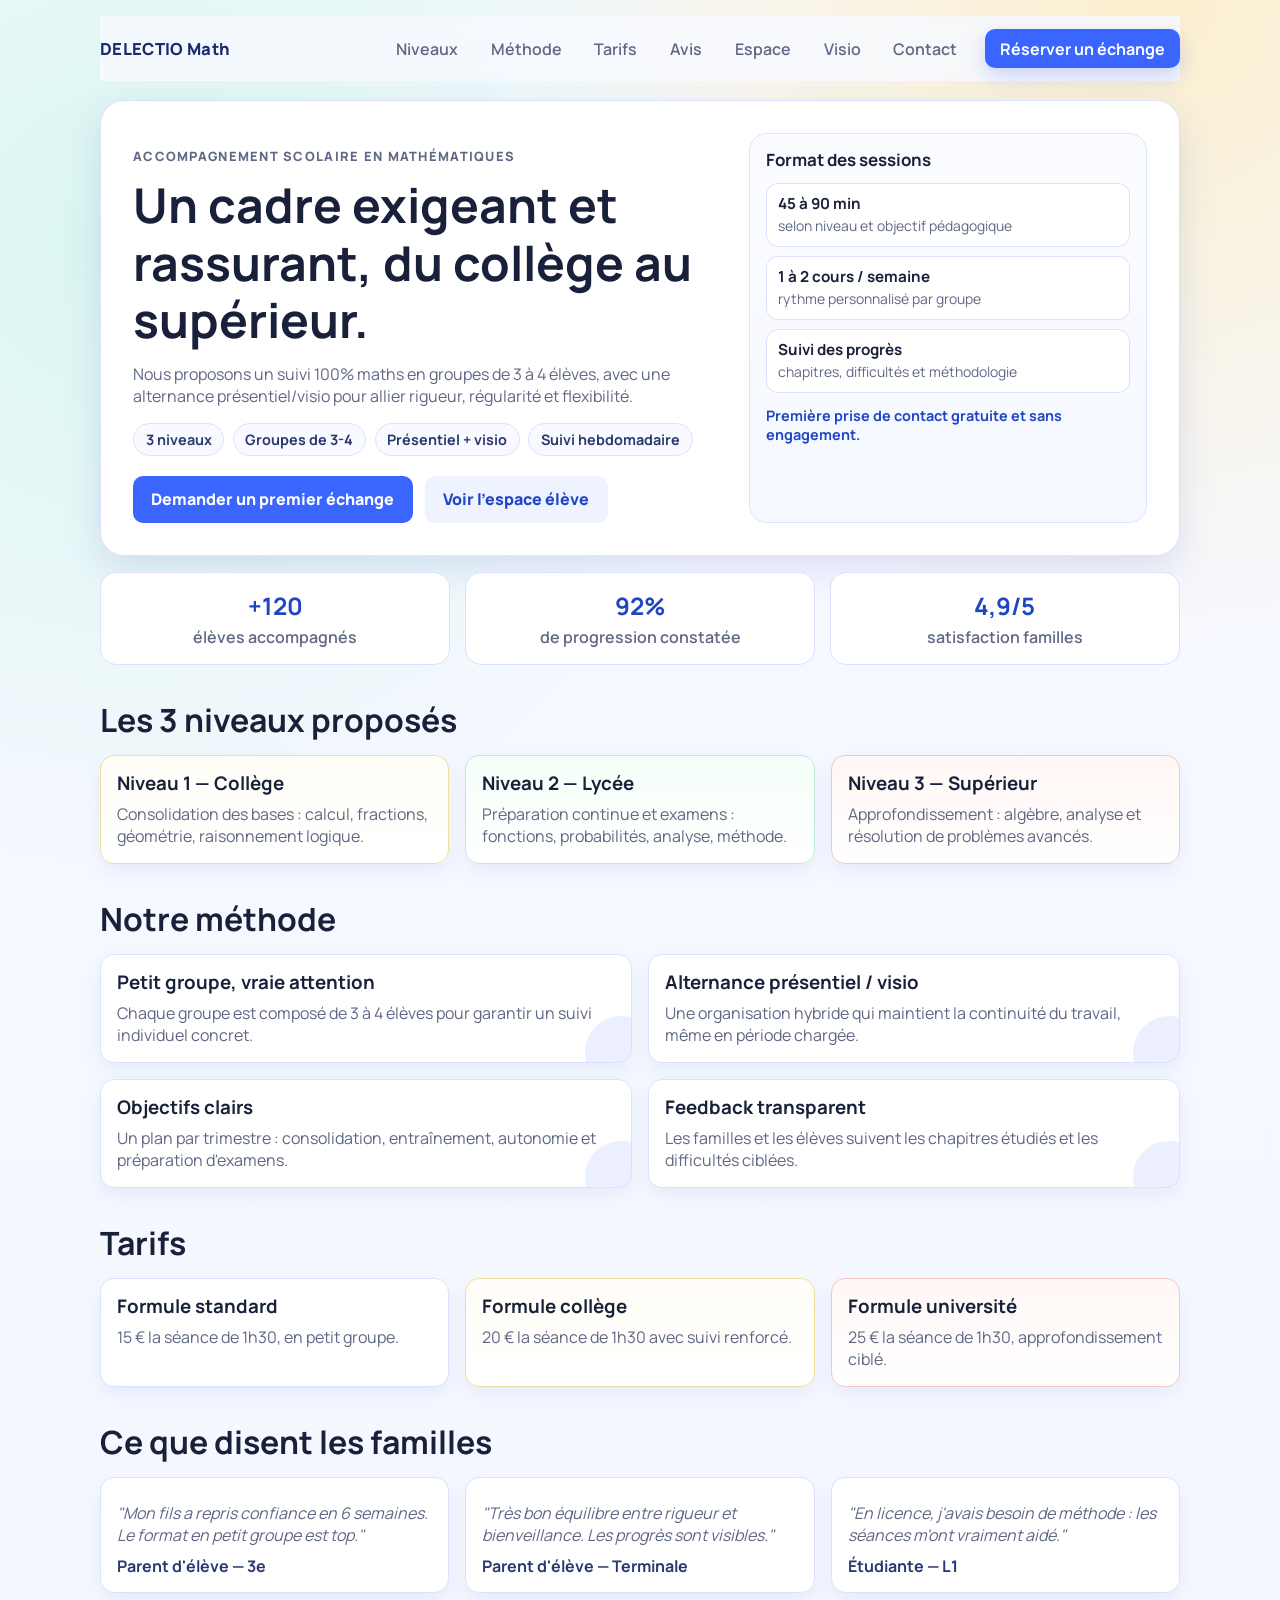
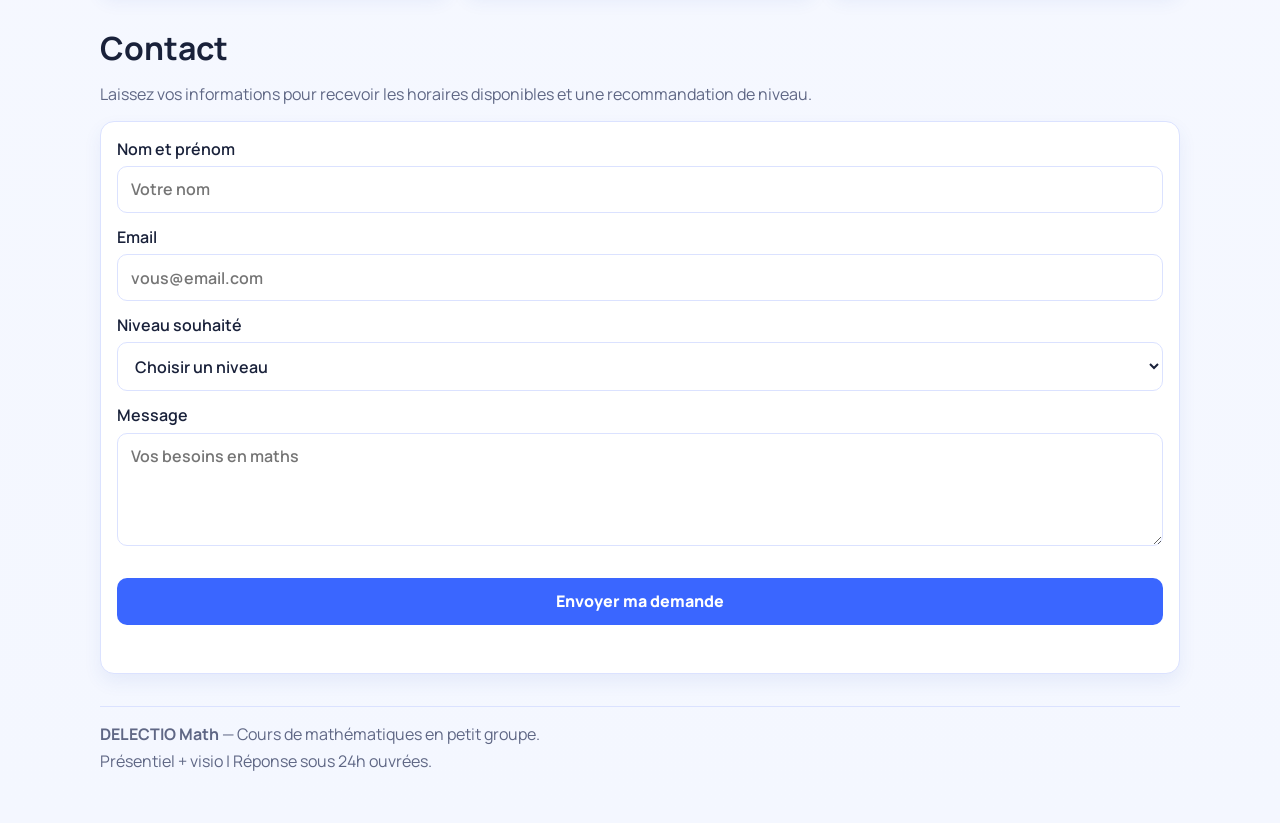
<file: index.html>
<!DOCTYPE html>
<html lang="fr">
<head>
  <meta charset="UTF-8">
  <meta name="viewport" content="width=device-width, initial-scale=1.0">
  <title>DELECTIO Math | Cours de mathématiques en petits groupes</title>
  <meta
    name="description"
    content="DELECTIO Math accompagne les collégiens, lycéens et étudiants avec une pédagogie structurée, en petits groupes et en format hybride présentiel + visio."
  >
  <link rel="preconnect" href="https://fonts.googleapis.com">
  <link rel="preconnect" href="https://fonts.gstatic.com" crossorigin>
  <link href="https://fonts.googleapis.com/css2?family=Manrope:wght@400;500;700;800&display=swap" rel="stylesheet">
  <link rel="stylesheet" href="styles.css">
</head>
<body>
  <div class="container">
    <header class="header">
      <a class="logo" href="#top" aria-label="Accueil DELECTIO Math">DELECTIO Math</a>
      <nav class="nav" aria-label="Navigation principale">
        <a href="#niveaux">Niveaux</a>
        <a href="#format">Méthode</a>
        <a href="#tarifs">Tarifs</a>
        <a href="#avis">Avis</a>
        <a href="espace.html">Espace</a>
        <a href="visio.html">Visio</a>
        <a href="#contact">Contact</a>
      </nav>
      <a class="header-cta" href="#contact">Réserver un échange</a>
    </header>

    <main id="top">
      <section class="hero">
        <div class="hero-copy">
          <p class="kicker">Accompagnement scolaire en mathématiques</p>
          <h1>Un cadre exigeant et rassurant, du collège au supérieur.</h1>
          <p>
            Nous proposons un suivi 100% maths en groupes de 3 à 4 élèves, avec une alternance
            présentiel/visio pour allier rigueur, régularité et flexibilité.
          </p>
          <div class="hero-tags" aria-label="Points clés">
            <span>3 niveaux</span>
            <span>Groupes de 3-4</span>
            <span>Présentiel + visio</span>
            <span>Suivi hebdomadaire</span>
          </div>
          <div class="hero-actions">
            <a class="button" href="#contact">Demander un premier échange</a>
            <a class="button ghost" href="espace.html">Voir l'espace élève</a>
          </div>
        </div>

        <aside class="hero-card" aria-label="Résumé du format">
          <h2>Format des sessions</h2>
          <ul>
            <li>
              <strong>45 à 90 min</strong>
              <span>selon niveau et objectif pédagogique</span>
            </li>
            <li>
              <strong>1 à 2 cours / semaine</strong>
              <span>rythme personnalisé par groupe</span>
            </li>
            <li>
              <strong>Suivi des progrès</strong>
              <span>chapitres, difficultés et méthodologie</span>
            </li>
          </ul>
          <div class="hero-note">Première prise de contact gratuite et sans engagement.</div>
        </aside>
      </section>

      <section class="stats" aria-label="Indicateurs de confiance">
        <article>
          <strong>+120</strong>
          <span>élèves accompagnés</span>
        </article>
        <article>
          <strong>92%</strong>
          <span>de progression constatée</span>
        </article>
        <article>
          <strong>4,9/5</strong>
          <span>satisfaction familles</span>
        </article>
      </section>

      <section id="niveaux" class="section">
        <h2>Les 3 niveaux proposés</h2>
        <div class="cards">
          <article class="card card-college">
            <h3>Niveau 1 — Collège</h3>
            <p>Consolidation des bases : calcul, fractions, géométrie, raisonnement logique.</p>
          </article>
          <article class="card card-lycee">
            <h3>Niveau 2 — Lycée</h3>
            <p>Préparation continue et examens : fonctions, probabilités, analyse, méthode.</p>
          </article>
          <article class="card card-superieur">
            <h3>Niveau 3 — Supérieur</h3>
            <p>Approfondissement : algèbre, analyse et résolution de problèmes avancés.</p>
          </article>
        </div>
      </section>

      <section id="format" class="section">
        <h2>Notre méthode</h2>
        <div class="split">
          <div class="panel">
            <h3>Petit groupe, vraie attention</h3>
            <p>Chaque groupe est composé de 3 à 4 élèves pour garantir un suivi individuel concret.</p>
          </div>
          <div class="panel">
            <h3>Alternance présentiel / visio</h3>
            <p>Une organisation hybride qui maintient la continuité du travail, même en période chargée.</p>
          </div>
          <div class="panel">
            <h3>Objectifs clairs</h3>
            <p>Un plan par trimestre : consolidation, entraînement, autonomie et préparation d'examens.</p>
          </div>
          <div class="panel">
            <h3>Feedback transparent</h3>
            <p>Les familles et les élèves suivent les chapitres étudiés et les difficultés ciblées.</p>
          </div>
        </div>
      </section>

      <section id="tarifs" class="section">
        <h2>Tarifs</h2>
        <div class="cards">
          <article class="card">
            <h3>Formule standard</h3>
            <p>15 € la séance de 1h30, en petit groupe.</p>
          </article>
          <article class="card card-college">
            <h3>Formule collège</h3>
            <p>20 € la séance de 1h30 avec suivi renforcé.</p>
          </article>
          <article class="card card-superieur">
            <h3>Formule université</h3>
            <p>25 € la séance de 1h30, approfondissement ciblé.</p>
          </article>
        </div>
      </section>

      <section id="avis" class="section">
        <h2>Ce que disent les familles</h2>
        <div class="cards testimonials">
          <article class="card">
            <p>"Mon fils a repris confiance en 6 semaines. Le format en petit groupe est top."</p>
            <h3>Parent d'élève — 3e</h3>
          </article>
          <article class="card">
            <p>"Très bon équilibre entre rigueur et bienveillance. Les progrès sont visibles."</p>
            <h3>Parent d'élève — Terminale</h3>
          </article>
          <article class="card">
            <p>"En licence, j'avais besoin de méthode : les séances m'ont vraiment aidé."</p>
            <h3>Étudiante — L1</h3>
          </article>
        </div>
      </section>

      <section id="contact" class="section">
        <h2>Contact</h2>
        <p class="contact-intro">
          Laissez vos informations pour recevoir les horaires disponibles et une recommandation de niveau.
        </p>

        <form class="contact-form" id="contact-form">
          <label>
            Nom et prénom
            <input type="text" name="name" placeholder="Votre nom" required>
          </label>
          <label>
            Email
            <input type="email" name="email" placeholder="vous@email.com" required>
          </label>
          <label>
            Niveau souhaité
            <select name="level" required>
              <option value="">Choisir un niveau</option>
              <option value="college">Niveau 1 — Collège</option>
              <option value="lycee">Niveau 2 — Lycée</option>
              <option value="superieur">Niveau 3 — Supérieur</option>
            </select>
          </label>
          <label>
            Message
            <textarea name="message" rows="4" placeholder="Vos besoins en maths" required></textarea>
          </label>
          <button class="button" type="submit">Envoyer ma demande</button>
          <p class="form-feedback" id="form-feedback" role="status" aria-live="polite"></p>
        </form>
      </section>
    </main>

    <footer class="footer">
      <p><strong>DELECTIO Math</strong> — Cours de mathématiques en petit groupe.</p>
      <p>Présentiel + visio | Réponse sous 24h ouvrées.</p>
    </footer>
  </div>

  <script src="script.js"></script>
</body>
</html>
</file>
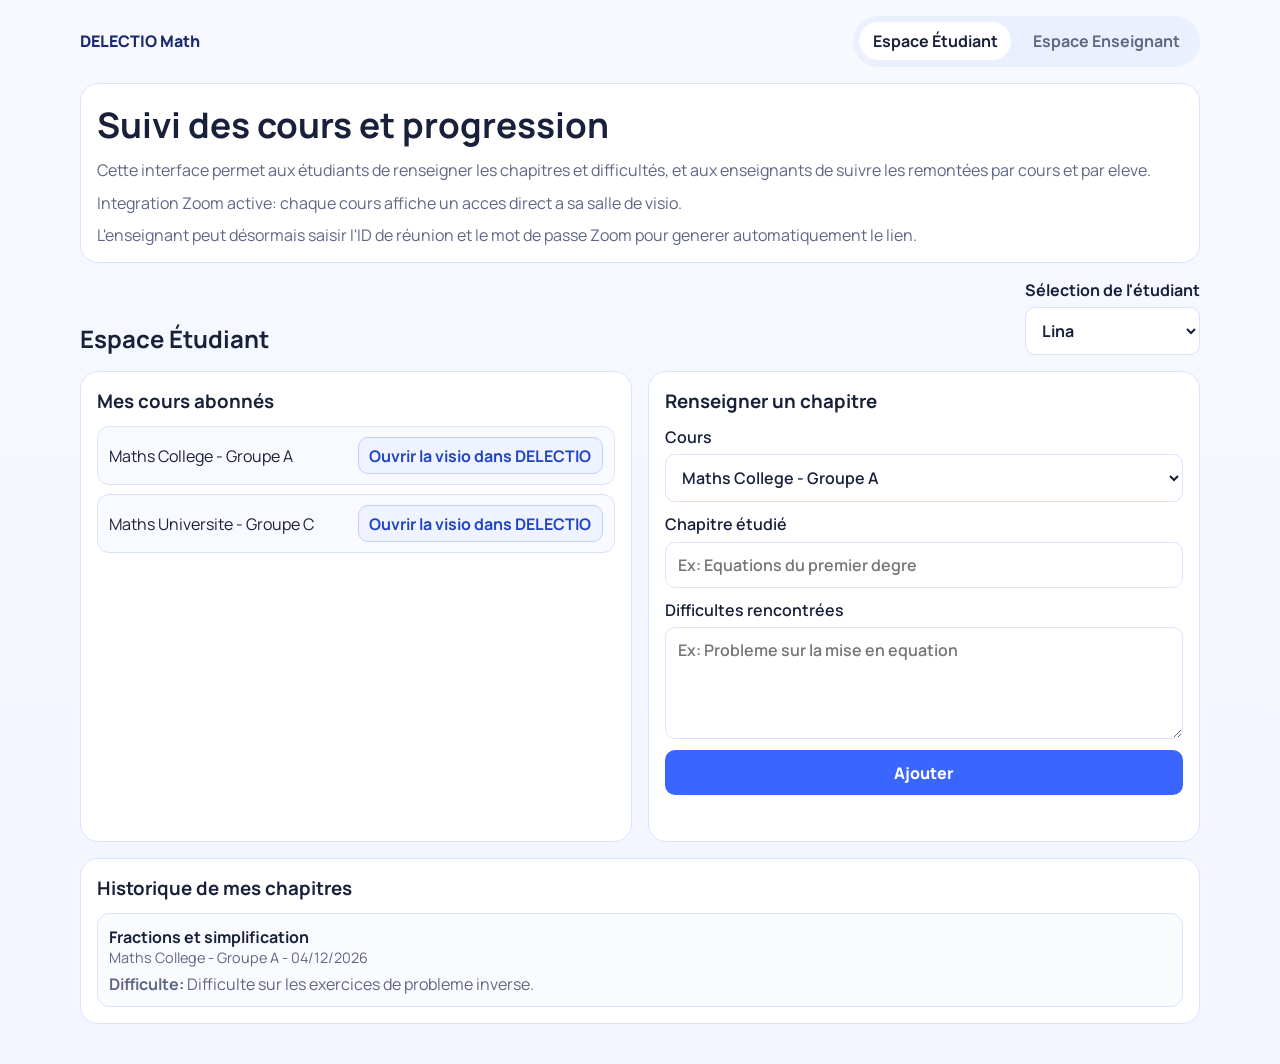
<file: espace.html>
<!DOCTYPE html>
<html lang="fr">
<head>
  <meta charset="UTF-8">
  <meta name="viewport" content="width=device-width, initial-scale=1.0">
  <title>Espace DELECTIO | Étudiant & Enseignant</title>
  <meta
    name="description"
    content="Espace étudiant et enseignant pour le suivi des cours de mathématiques, des chapitres et des difficultés."
  >
  <link rel="preconnect" href="https://fonts.googleapis.com">
  <link rel="preconnect" href="https://fonts.gstatic.com" crossorigin>
  <link href="https://fonts.googleapis.com/css2?family=Manrope:wght@400;500;700;800&display=swap" rel="stylesheet">
  <link rel="stylesheet" href="espace.css">
</head>
<body>
  <div class="app-shell">
    <header class="app-header">
      <a class="brand" href="index.html">DELECTIO Math</a>
      <nav class="app-nav" aria-label="Navigation espace">
        <button type="button" class="role-tab is-active" data-role="student">Espace Étudiant</button>
        <button type="button" class="role-tab" data-role="teacher">Espace Enseignant</button>
      </nav>
    </header>

    <main>
      <section class="intro-card">
        <h1>Suivi des cours et progression</h1>
        <p>
          Cette interface permet aux étudiants de renseigner les chapitres et difficultés,
          et aux enseignants de suivre les remontées par cours et par eleve.
        </p>
        <p>
          Integration Zoom active: chaque cours affiche un acces direct a sa salle de visio.
        </p>
        <p>
          L'enseignant peut désormais saisir l'ID de réunion et le mot de passe Zoom pour generer automatiquement le lien.
        </p>
      </section>

      <section id="student-space" class="role-panel is-visible" aria-label="Espace étudiant">
        <div class="panel-head">
          <h2>Espace Étudiant</h2>
          <label>
            Sélection de l'étudiant
            <select id="student-select"></select>
          </label>
        </div>

        <div class="grid-two">
          <article class="card">
            <h3>Mes cours abonnés</h3>
            <ul id="student-courses" class="list"></ul>
          </article>

          <article class="card">
            <h3>Renseigner un chapitre</h3>
            <form id="chapter-form" class="stack">
              <label>
                Cours
                <select id="chapter-course" required></select>
              </label>
              <label>
                Chapitre étudié
                <input id="chapter-title" type="text" placeholder="Ex: Equations du premier degre" required>
              </label>
              <label>
                Difficultes rencontrées
                <textarea id="chapter-difficulty" rows="4" placeholder="Ex: Probleme sur la mise en equation"></textarea>
              </label>
              <button type="submit" class="btn-primary">Ajouter</button>
              <p id="student-feedback" class="feedback" role="status" aria-live="polite"></p>
            </form>
          </article>
        </div>

        <article class="card">
          <h3>Historique de mes chapitres</h3>
          <div id="student-history" class="history"></div>
        </article>
      </section>

      <section id="teacher-space" class="role-panel" aria-label="Espace enseignant">
        <div class="panel-head">
          <h2>Espace Enseignant</h2>
          <label>
            Sélection de l'enseignant
            <select id="teacher-select"></select>
          </label>
        </div>

        <article class="card">
          <h3>Mes cours et les élèves inscrits</h3>
          <p id="teacher-zoom-feedback" class="feedback" role="status" aria-live="polite"></p>
          <div id="teacher-courses" class="history"></div>
        </article>

        <article class="card">
          <h3>Chapitres et difficultés remontées</h3>
          <div id="teacher-insights" class="history"></div>
        </article>
      </section>
    </main>
  </div>

  <script src="espace.js"></script>
</body>
</html>
</file>
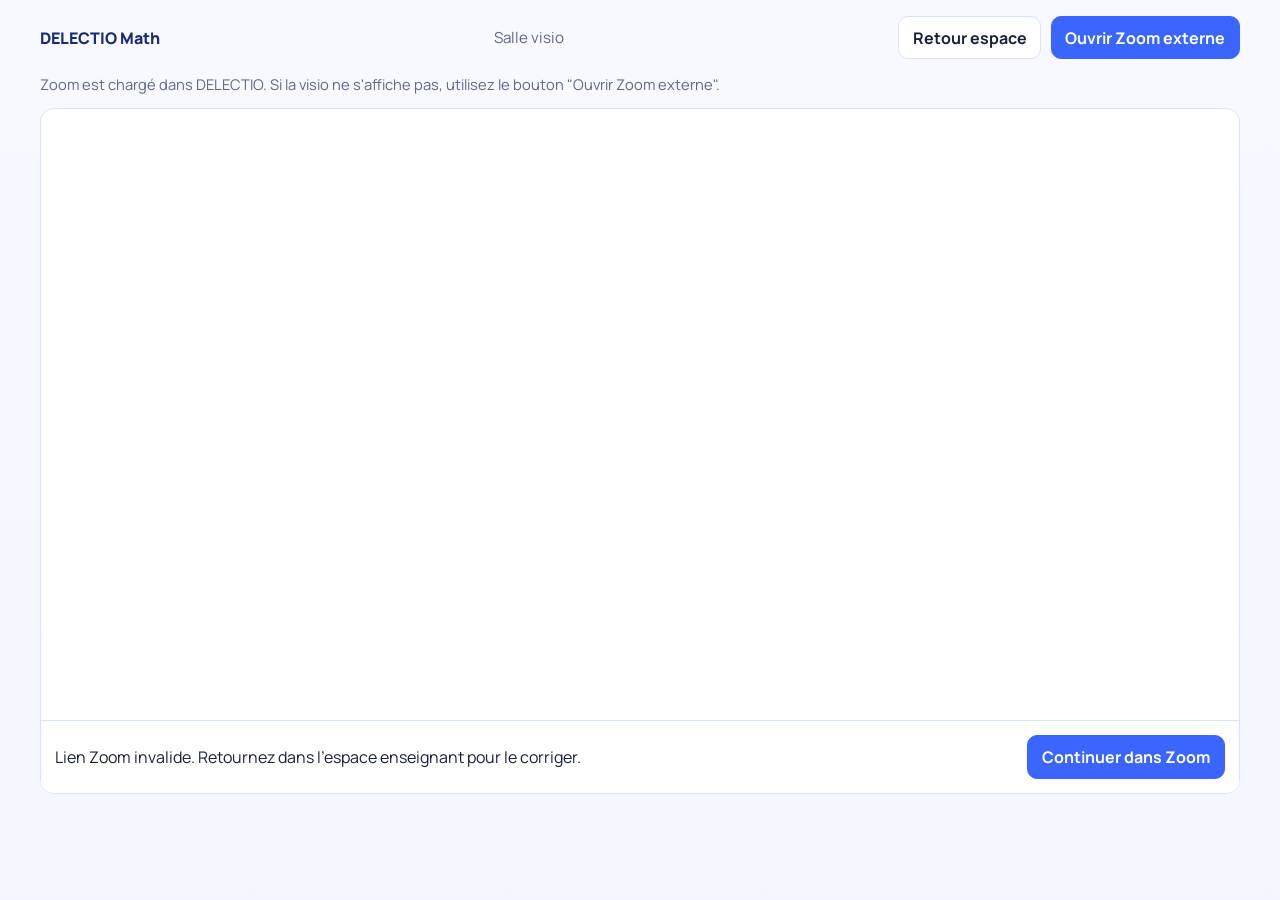
<file: visio.html>
<!DOCTYPE html>
<html lang="fr">
<head>
  <meta charset="UTF-8">
  <meta name="viewport" content="width=device-width, initial-scale=1.0">
  <title>DELECTIO Visio | Zoom</title>
  <meta name="description" content="Salle visio intégrée DELECTIO pour les cours Zoom.">
  <link rel="preconnect" href="https://fonts.googleapis.com">
  <link rel="preconnect" href="https://fonts.gstatic.com" crossorigin>
  <link href="https://fonts.googleapis.com/css2?family=Manrope:wght@400;500;700;800&display=swap" rel="stylesheet">
  <style>
    :root {
      --bg: #f4f7ff;
      --surface: #ffffff;
      --text: #19213a;
      --muted: #5f6785;
      --line: #dbe2ff;
      --primary: #3a66ff;
      --primary-strong: #2f4fd1;
      --radius: 14px;
    }

    * {
      box-sizing: border-box;
    }

    body {
      margin: 0;
      min-height: 100vh;
      font-family: "Manrope", sans-serif;
      color: var(--text);
      background: linear-gradient(180deg, #f7f9ff 0%, #f3f6ff 100%);
    }

    .shell {
      width: min(1200px, calc(100% - 2rem));
      margin: 0 auto;
      padding: 1rem 0 1.5rem;
      display: grid;
      gap: 0.9rem;
    }

    .topbar {
      display: flex;
      align-items: center;
      justify-content: space-between;
      gap: 0.8rem;
      flex-wrap: wrap;
    }

    .brand {
      text-decoration: none;
      color: #1b2b70;
      font-weight: 800;
    }

    .course {
      color: var(--muted);
      font-size: 0.95rem;
    }

    .actions {
      display: flex;
      gap: 0.6rem;
      flex-wrap: wrap;
    }

    .btn {
      display: inline-flex;
      align-items: center;
      justify-content: center;
      border-radius: 10px;
      border: 1px solid var(--line);
      padding: 0.6rem 0.85rem;
      text-decoration: none;
      font-weight: 700;
      color: var(--text);
      background: #fff;
    }

    .btn-primary {
      background: var(--primary);
      border-color: var(--primary);
      color: #fff;
    }

    .btn-primary:hover,
    .btn-primary:focus-visible {
      background: var(--primary-strong);
      border-color: var(--primary-strong);
    }

    .stage {
      border: 1px solid var(--line);
      border-radius: var(--radius);
      background: #fff;
      overflow: hidden;
      min-height: 76vh;
      position: relative;
    }

    iframe {
      width: 100%;
      height: 76vh;
      border: 0;
      display: block;
    }

    .notice {
      margin: 0;
      font-size: 0.92rem;
      color: var(--muted);
    }

    .overlay {
      position: absolute;
      inset: auto 0 0 0;
      padding: 0.9rem;
      background: rgba(255, 255, 255, 0.96);
      border-top: 1px solid var(--line);
      display: none;
      gap: 0.6rem;
      align-items: center;
      justify-content: space-between;
      flex-wrap: wrap;
    }

    .overlay.show {
      display: flex;
    }

    @media (max-width: 720px) {
      iframe,
      .stage {
        min-height: 70vh;
        height: 70vh;
      }

      .btn {
        width: 100%;
      }

      .actions {
        width: 100%;
      }
    }
  </style>
</head>
<body>
  <div class="shell">
    <header class="topbar">
      <a class="brand" href="espace.html">DELECTIO Math</a>
      <div class="course" id="course-name">Salle visio</div>
      <div class="actions">
        <a class="btn" href="espace.html">Retour espace</a>
        <a class="btn btn-primary" id="open-external" href="#" target="_blank" rel="noopener noreferrer">Ouvrir Zoom externe</a>
      </div>
    </header>

    <p class="notice">
      Zoom est chargé dans DELECTIO. Si la visio ne s'affiche pas, utilisez le bouton "Ouvrir Zoom externe".
    </p>

    <section class="stage">
      <iframe id="zoom-frame" title="Zoom dans DELECTIO" allow="camera; microphone; fullscreen; display-capture"></iframe>
      <div class="overlay" id="fallback-overlay">
        <span>Zoom bloque parfois l'affichage intégré selon la configuration de la réunion.</span>
        <a class="btn btn-primary" id="fallback-open" href="#" target="_blank" rel="noopener noreferrer">Continuer dans Zoom</a>
      </div>
    </section>
  </div>

  <script>
    const params = new URLSearchParams(window.location.search);
    const rawZoomUrl = params.get('zoom') || '';
    const course = params.get('course') || 'Salle visio';

    const courseName = document.querySelector('#course-name');
    const frame = document.querySelector('#zoom-frame');
    const openExternal = document.querySelector('#open-external');
    const fallbackOpen = document.querySelector('#fallback-open');
    const fallbackOverlay = document.querySelector('#fallback-overlay');

    courseName.textContent = course;

    const isValidZoomUrl = /^https:\/\/(?:[a-z0-9-]+\.)?zoom\.us\//i.test(rawZoomUrl);

    if (!isValidZoomUrl) {
      fallbackOverlay.classList.add('show');
      openExternal.removeAttribute('href');
      fallbackOpen.removeAttribute('href');
      fallbackOverlay.querySelector('span').textContent = 'Lien Zoom invalide. Retournez dans l\'espace enseignant pour le corriger.';
    } else {
      frame.src = rawZoomUrl;
      openExternal.href = rawZoomUrl;
      fallbackOpen.href = rawZoomUrl;

      // Affiche le fallback apres un court délai: certains comptes Zoom refusent l'embed iframe.
      window.setTimeout(() => {
        fallbackOverlay.classList.add('show');
      }, 2500);
    }
  </script>
</body>
</html>
</file>
<file: styles.css>
:root {
  --bg: #f4f7ff;
  --surface: #ffffff;
  --text: #19213a;
  --muted: #5f6785;
  --line: #dbe2ff;
  --primary: #3a66ff;
  --primary-strong: #2f4fd1;
  --radius-xl: 24px;
  --radius-md: 14px;
  --shadow: 0 14px 36px rgba(56, 84, 186, 0.14);
}

* {
  box-sizing: border-box;
}

html {
  scroll-behavior: smooth;
}

body {
  margin: 0;
  min-height: 100vh;
  font-family: "Manrope", sans-serif;
  color: var(--text);
  background:
    radial-gradient(circle at 10% 10%, rgba(181, 242, 221, 0.45), transparent 26%),
    radial-gradient(circle at 90% 0%, rgba(255, 224, 137, 0.42), transparent 24%),
    linear-gradient(180deg, #f7f9ff 0%, #f4f7ff 100%);
}

a {
  color: inherit;
  text-decoration: none;
}

button,
input,
select,
textarea {
  font: inherit;
}

.container {
  width: min(1080px, calc(100% - 2rem));
  margin: 0 auto;
  padding: 1rem 0 3.2rem;
}

.header {
  position: sticky;
  top: 0;
  z-index: 10;
  display: flex;
  align-items: center;
  gap: 1rem;
  padding: 0.8rem 0;
  background: rgba(247, 249, 255, 0.85);
  backdrop-filter: blur(8px);
}

.logo {
  font-weight: 800;
  font-size: 1.04rem;
  letter-spacing: 0.02em;
  color: #1b2b70;
}

.nav {
  display: flex;
  gap: 0.65rem;
  margin-left: auto;
}

.nav a {
  padding: 0.45rem 0.7rem;
  border-radius: 999px;
  color: var(--muted);
  font-weight: 600;
}

.nav a:hover,
.nav a:focus-visible {
  background: #ebf0ff;
  color: var(--text);
}

.header-cta {
  display: inline-flex;
  align-items: center;
  justify-content: center;
  padding: 0.55rem 0.95rem;
  border-radius: 10px;
  background: var(--primary);
  color: #ffffff;
  font-weight: 700;
  box-shadow: 0 8px 20px rgba(58, 102, 255, 0.25);
}

.header-cta:hover,
.header-cta:focus-visible {
  background: var(--primary-strong);
}

.hero {
  margin-top: 1.15rem;
  padding: 2rem;
  border: 1px solid var(--line);
  border-radius: var(--radius-xl);
  background: var(--surface);
  box-shadow: var(--shadow);
  display: grid;
  grid-template-columns: 1.2fr 0.8fr;
  gap: 1.2rem;
}

.kicker {
  margin: 0;
  font-size: 0.8rem;
  text-transform: uppercase;
  letter-spacing: 0.1em;
  font-weight: 800;
  color: #2a56f3;
}

h1,
h2,
h3 {
  margin: 0;
  line-height: 1.2;
}

h1 {
  margin-top: 0.7rem;
  font-size: clamp(1.85rem, 4.2vw, 3rem);
  max-width: 18ch;
}

.hero-copy > p {
  margin-top: 0.9rem;
  color: var(--muted);
  max-width: 60ch;
}

.hero-tags {
  display: flex;
  flex-wrap: wrap;
  gap: 0.55rem;
  margin-top: 1rem;
}

.hero-tags span {
  display: inline-flex;
  align-items: center;
  padding: 0.38rem 0.72rem;
  border-radius: 999px;
  border: 1px solid var(--line);
  background: #f8faff;
  font-size: 0.9rem;
  font-weight: 700;
  color: #2a3871;
}

.hero-actions {
  display: flex;
  gap: 0.75rem;
  flex-wrap: wrap;
}

.button {
  display: inline-flex;
  align-items: center;
  justify-content: center;
  margin-top: 1.2rem;
  border: none;
  border-radius: 10px;
  background: var(--primary);
  color: #ffffff;
  font-weight: 800;
  padding: 0.8rem 1.15rem;
  cursor: pointer;
}

.button:hover,
.button:focus-visible {
  background: var(--primary-strong);
}

.button.ghost {
  background: #eef3ff;
  color: #1f45c4;
}

.button.ghost:hover,
.button.ghost:focus-visible {
  background: #e2ebff;
}

.hero-card {
  padding: 1rem;
  border: 1px solid var(--line);
  border-radius: 18px;
  background: linear-gradient(180deg, #fbfcff 0%, #f5f8ff 100%);
}

.hero-card h2 {
  font-size: 1.06rem;
}

.hero-card ul {
  list-style: none;
  padding: 0;
  margin: 0.8rem 0 0;
  display: grid;
  gap: 0.55rem;
}

.hero-card li {
  border: 1px solid var(--line);
  border-radius: 12px;
  background: #ffffff;
  padding: 0.6rem 0.7rem;
}

.hero-card strong {
  display: block;
  font-size: 0.95rem;
}

.hero-card span {
  color: var(--muted);
  font-size: 0.87rem;
}

.hero-note {
  margin-top: 0.8rem;
  color: #1f45c4;
  font-weight: 700;
  font-size: 0.9rem;
}

.stats {
  display: grid;
  gap: 0.9rem;
  grid-template-columns: repeat(3, minmax(0, 1fr));
  margin-top: 1rem;
}

.stats article {
  border: 1px solid var(--line);
  border-radius: 16px;
  background: #fff;
  padding: 1rem;
  text-align: center;
}

.stats strong {
  font-size: 1.5rem;
  color: #1f45c4;
}

.stats span {
  display: block;
  margin-top: 0.25rem;
  color: var(--muted);
  font-weight: 600;
}

.section {
  margin-top: 2.25rem;
}

.section h2 {
  font-size: clamp(1.35rem, 2.5vw, 2rem);
  margin-bottom: 0.95rem;
}

.cards,
.split {
  display: grid;
  gap: 1rem;
}

.cards {
  grid-template-columns: repeat(3, minmax(0, 1fr));
}

.card,
.panel {
  border: 1px solid var(--line);
  border-radius: var(--radius-md);
  background: #ffffff;
  box-shadow: 0 8px 18px rgba(56, 84, 186, 0.08);
  padding: 1rem;
}

.card p,
.panel p,
.contact-intro {
  margin: 0.55rem 0 0;
  color: var(--muted);
}

.card-college {
  background: linear-gradient(180deg, #fffdf6 0%, #ffffff 100%);
  border-color: #f2df9b;
}

.card-lycee {
  background: linear-gradient(180deg, #f5fff9 0%, #ffffff 100%);
  border-color: #bcebd7;
}

.card-superieur {
  background: linear-gradient(180deg, #fff7f5 0%, #ffffff 100%);
  border-color: #f2c9be;
}

.split {
  grid-template-columns: repeat(2, minmax(0, 1fr));
}

.panel {
  position: relative;
  overflow: hidden;
}

.panel::after {
  content: "";
  position: absolute;
  right: -26px;
  bottom: -26px;
  width: 72px;
  height: 72px;
  border-radius: 50%;
  background: rgba(58, 102, 255, 0.1);
}

.testimonials p {
  font-style: italic;
}

.testimonials h3 {
  margin-top: 0.65rem;
  color: #2a3871;
  font-size: 1rem;
}

.contact-form {
  margin-top: 1rem;
  padding: 1rem;
  display: grid;
  gap: 0.8rem;
  border: 1px solid var(--line);
  border-radius: var(--radius-md);
  background: var(--surface);
  box-shadow: 0 8px 18px rgba(56, 84, 186, 0.08);
}

.contact-form label {
  display: grid;
  gap: 0.4rem;
  font-weight: 600;
}

.contact-form input,
.contact-form select,
.contact-form textarea {
  width: 100%;
  border: 1px solid var(--line);
  border-radius: 10px;
  background: #ffffff;
  color: var(--text);
  padding: 0.72rem 0.82rem;
}

.contact-form input:focus,
.contact-form select:focus,
.contact-form textarea:focus {
  outline: 2px solid rgba(58, 102, 255, 0.22);
  border-color: var(--primary);
}

.form-feedback {
  margin: 0;
  min-height: 1.2rem;
  font-size: 0.95rem;
  color: #2746be;
}

.footer {
  margin-top: 2rem;
  padding-top: 1rem;
  border-top: 1px solid var(--line);
  color: var(--muted);
  display: grid;
  gap: 0.3rem;
}

.footer p {
  margin: 0;
}

@media (max-width: 920px) {
  .hero {
    grid-template-columns: 1fr;
  }

  .cards,
  .stats {
    grid-template-columns: 1fr;
  }

  .split {
    grid-template-columns: 1fr;
  }
}

@media (max-width: 700px) {
  .header {
    flex-wrap: wrap;
    gap: 0.6rem;
  }

  .nav {
    order: 3;
    width: 100%;
    overflow-x: auto;
  }

  .hero,
  .card,
  .panel,
  .contact-form,
  .stats article {
    padding: 0.95rem;
  }

  .button,
  .header-cta {
    width: 100%;
    justify-content: center;
  }
}
</file>
<file: espace.css>
:root {
  --bg: #f4f7ff;
  --surface: #ffffff;
  --text: #19213a;
  --muted: #5f6785;
  --line: #dbe2ff;
  --primary: #3a66ff;
  --primary-strong: #2f4fd1;
  --radius-lg: 18px;
  --radius-md: 12px;
}

* {
  box-sizing: border-box;
}

body {
  margin: 0;
  min-height: 100vh;
  font-family: "Manrope", sans-serif;
  color: var(--text);
  background: linear-gradient(180deg, #f7f9ff 0%, #f3f6ff 100%);
}

button,
input,
select,
textarea {
  font: inherit;
}

.app-shell {
  width: min(1120px, calc(100% - 2rem));
  margin: 0 auto;
  padding: 1rem 0 2.5rem;
}

.app-header {
  display: flex;
  gap: 1rem;
  justify-content: space-between;
  align-items: center;
  margin-bottom: 1rem;
}

.brand {
  text-decoration: none;
  color: #1b2b70;
  font-weight: 800;
}

.app-nav {
  display: inline-flex;
  gap: 0.5rem;
  background: #ebf0ff;
  padding: 0.4rem;
  border-radius: 999px;
}

.role-tab {
  border: none;
  background: transparent;
  color: var(--muted);
  border-radius: 999px;
  padding: 0.5rem 0.85rem;
  font-weight: 700;
  cursor: pointer;
}

.role-tab.is-active {
  background: #ffffff;
  color: var(--text);
}

.intro-card,
.card {
  background: var(--surface);
  border: 1px solid var(--line);
  border-radius: var(--radius-lg);
  padding: 1rem;
}

.intro-card h1 {
  margin: 0;
  font-size: clamp(1.4rem, 2.8vw, 2.2rem);
}

.intro-card p {
  margin: 0.65rem 0 0;
  color: var(--muted);
}

.role-panel {
  display: none;
  margin-top: 1rem;
  gap: 1rem;
}

.role-panel.is-visible {
  display: grid;
}

.panel-head {
  display: flex;
  gap: 1rem;
  justify-content: space-between;
  align-items: end;
}

.panel-head h2 {
  margin: 0;
}

.panel-head label {
  display: grid;
  gap: 0.4rem;
  font-weight: 700;
}

.grid-two {
  display: grid;
  grid-template-columns: 1fr 1fr;
  gap: 1rem;
}

.card h3 {
  margin: 0 0 0.75rem;
}

.list {
  margin: 0;
  padding: 0;
  list-style: none;
  display: grid;
  gap: 0.55rem;
}

.list li {
  border: 1px solid var(--line);
  border-radius: var(--radius-md);
  background: #f8faff;
  padding: 0.62rem 0.7rem;
}

.course-item {
  display: flex;
  align-items: center;
  justify-content: space-between;
  gap: 0.8rem;
}

.btn-zoom {
  display: inline-flex;
  align-items: center;
  justify-content: center;
  text-decoration: none;
  border-radius: 10px;
  border: 1px solid #bfd0ff;
  background: #eef3ff;
  color: #1f45c4;
  font-weight: 700;
  padding: 0.42rem 0.65rem;
  white-space: nowrap;
}

.btn-zoom:hover,
.btn-zoom:focus-visible {
  background: #e2ebff;
}

.zoom-missing {
  color: var(--muted);
  font-size: 0.9rem;
}

.stack {
  display: grid;
  gap: 0.7rem;
}

.stack label {
  display: grid;
  gap: 0.4rem;
  font-weight: 600;
}

input,
select,
textarea {
  width: 100%;
  border: 1px solid var(--line);
  border-radius: 10px;
  background: #fff;
  color: var(--text);
  padding: 0.68rem 0.75rem;
}

input:focus,
select:focus,
textarea:focus {
  outline: 2px solid rgba(58, 102, 255, 0.2);
  border-color: var(--primary);
}

.btn-primary {
  border: none;
  border-radius: 10px;
  background: var(--primary);
  color: #fff;
  font-weight: 800;
  padding: 0.72rem 1rem;
  cursor: pointer;
}

.btn-primary:hover,
.btn-primary:focus-visible {
  background: var(--primary-strong);
}

.feedback {
  margin: 0;
  min-height: 1.2rem;
  color: #2746be;
}

.history {
  display: grid;
  gap: 0.7rem;
}

.item {
  border: 1px solid var(--line);
  border-radius: var(--radius-md);
  padding: 0.7rem;
  background: #f9fbff;
}

.item p {
  margin: 0.4rem 0 0;
  color: var(--muted);
}

.item .btn-zoom {
  margin-top: 0.6rem;
}

.zoom-form {
  margin-top: 0.7rem;
  display: grid;
  gap: 0.5rem;
}

.zoom-grid {
  display: grid;
  grid-template-columns: 1fr 1fr;
  gap: 0.55rem;
}

.zoom-form label {
  display: grid;
  gap: 0.35rem;
  font-weight: 600;
}

.btn-secondary {
  border: 1px solid #bfd0ff;
  border-radius: 10px;
  background: #eef3ff;
  color: #1f45c4;
  font-weight: 700;
  padding: 0.62rem 0.9rem;
  cursor: pointer;
}

.btn-secondary:hover,
.btn-secondary:focus-visible {
  background: #e2ebff;
}

.item-meta {
  font-size: 0.9rem;
  color: var(--muted);
}

.empty {
  border: 1px dashed var(--line);
  border-radius: var(--radius-md);
  padding: 0.8rem;
  color: var(--muted);
  background: #fafcff;
}

@media (max-width: 860px) {
  .grid-two {
    grid-template-columns: 1fr;
  }

  .panel-head {
    flex-direction: column;
    align-items: stretch;
  }
}

@media (max-width: 620px) {
  .app-header {
    flex-direction: column;
    align-items: flex-start;
  }

  .app-nav {
    width: 100%;
    justify-content: space-between;
  }

  .role-tab {
    width: 100%;
  }

  .course-item {
    flex-direction: column;
    align-items: flex-start;
  }

  .zoom-grid {
    grid-template-columns: 1fr;
  }
}
</file>
